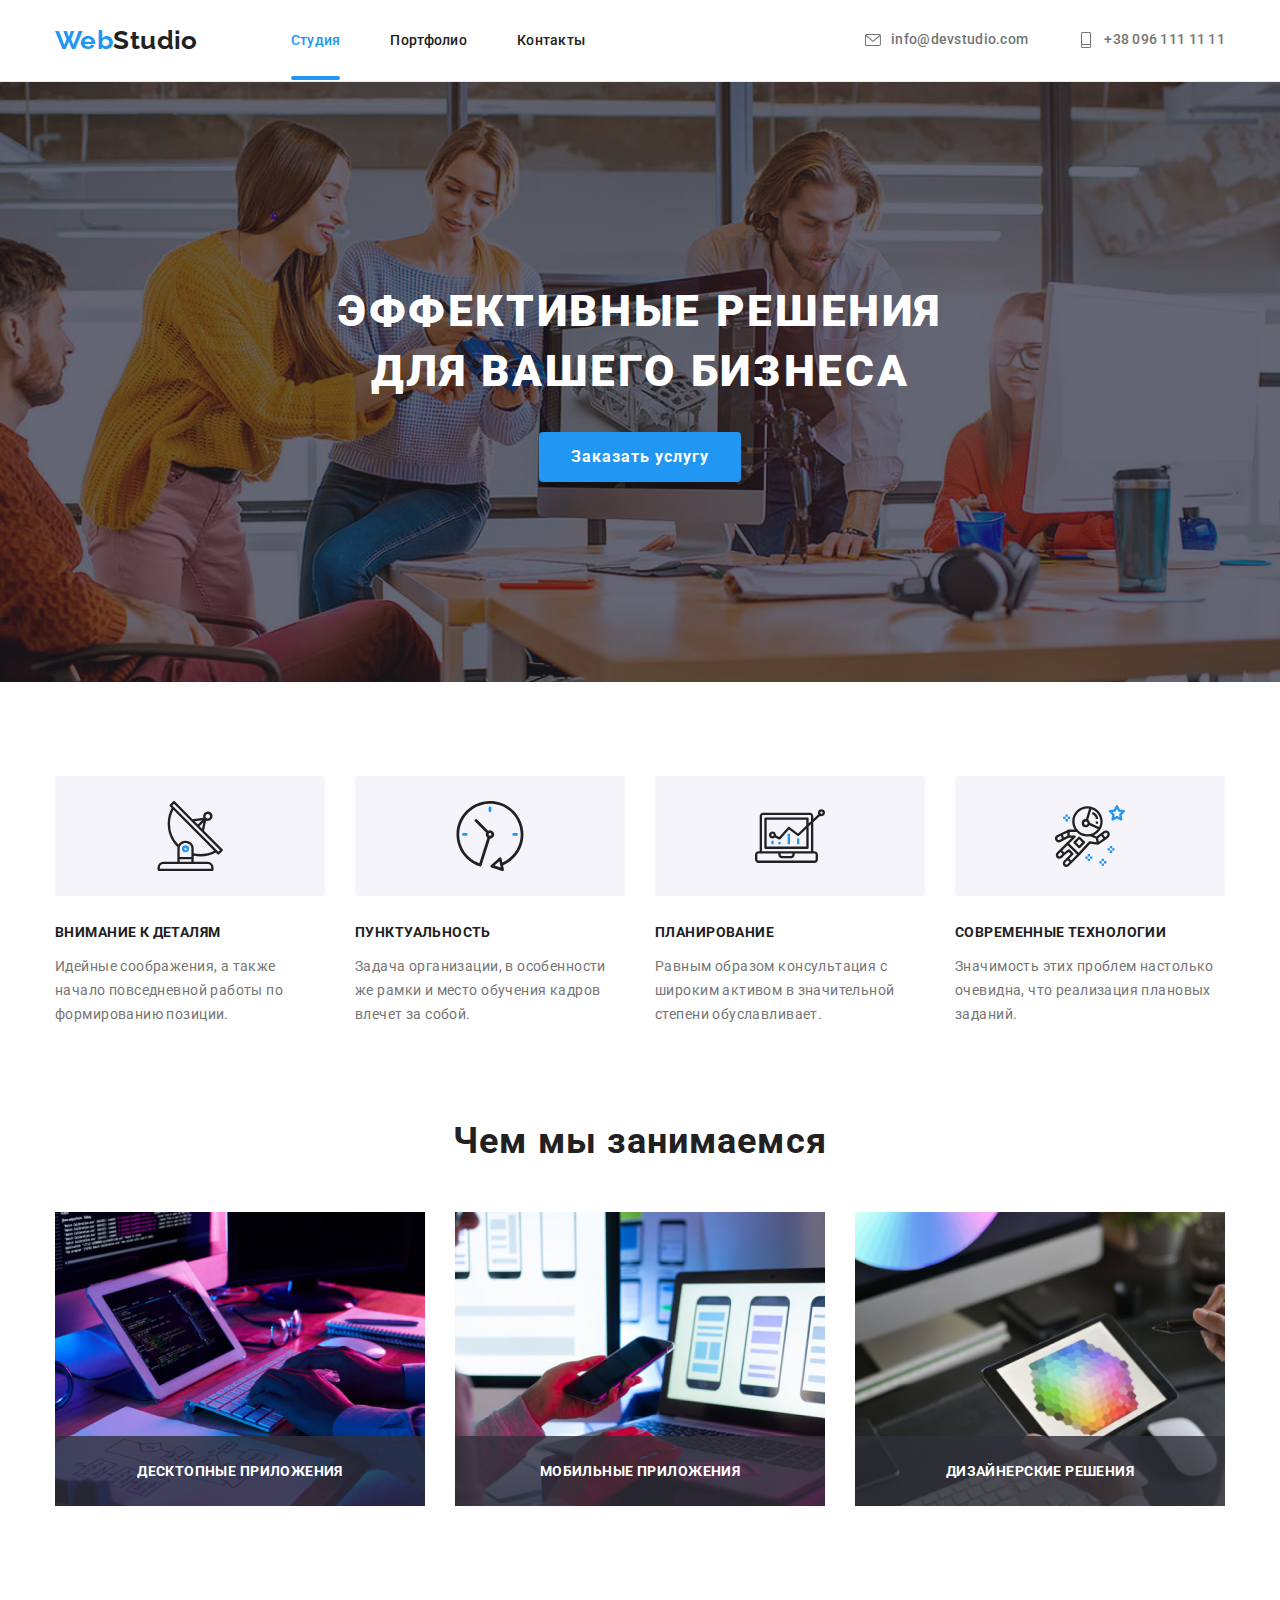
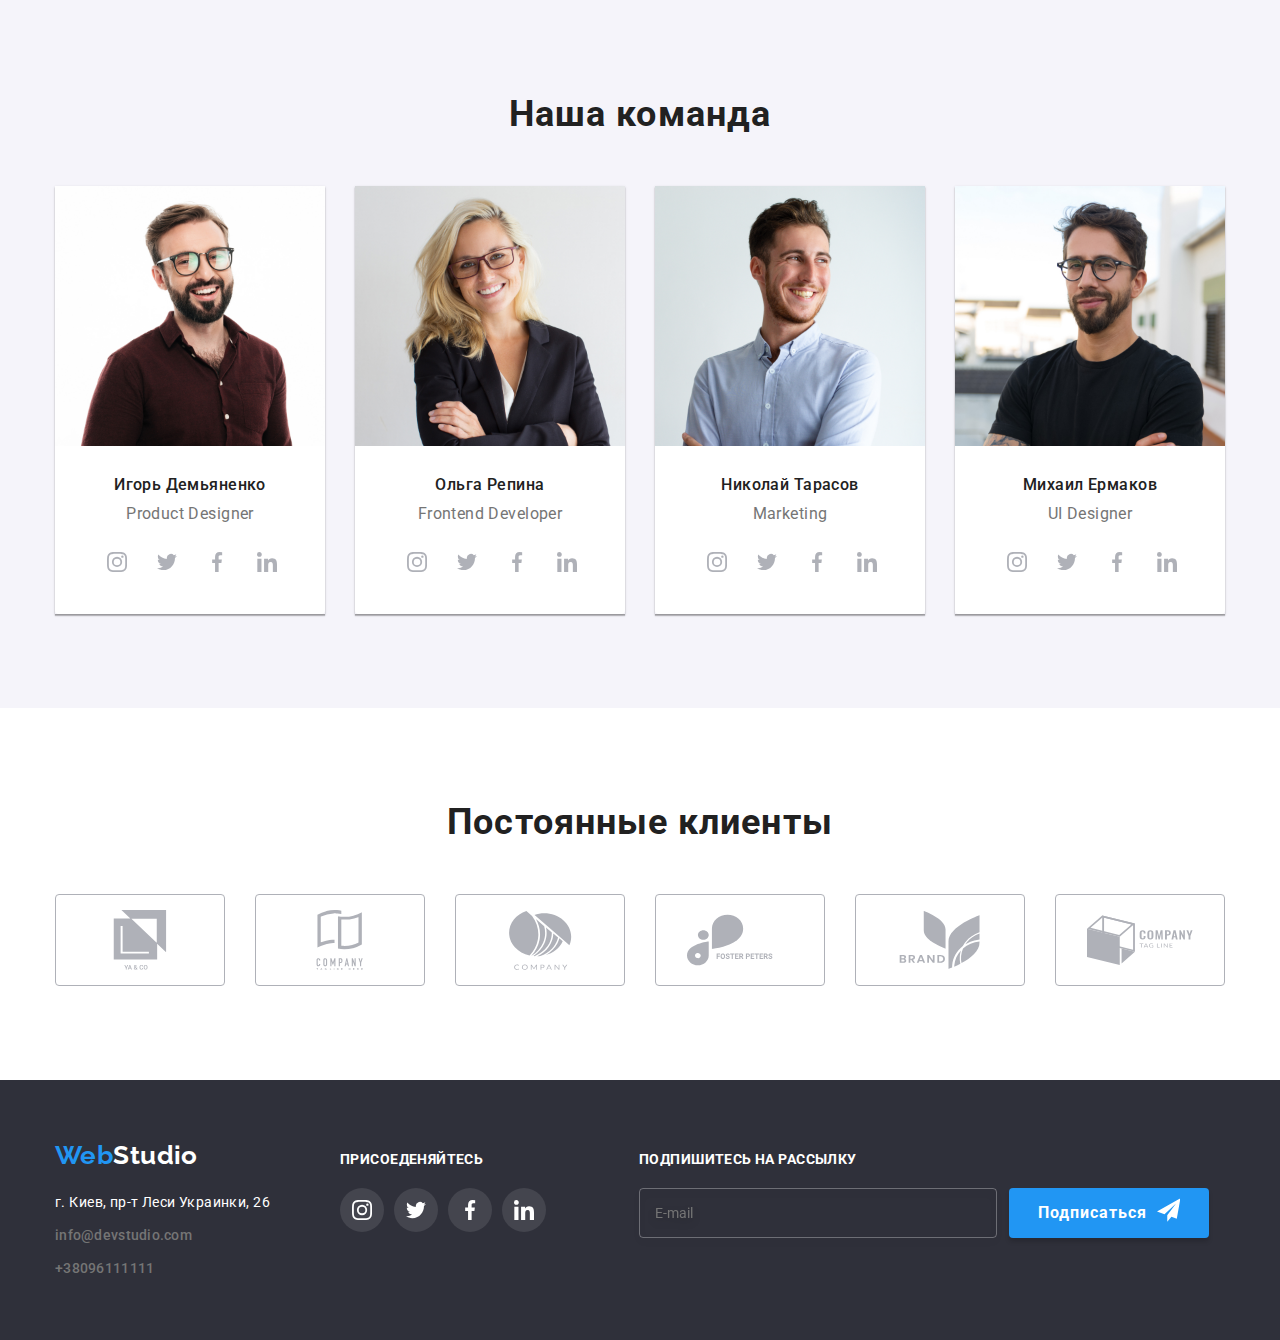
<file: index.html>
<!DOCTYPE html>
<html lang="ru">

<head>
    <meta charset="UTF-8">
    <meta http-equiv="X-UA-Compatible" content="IE=edge">
    <meta name="viewport" content="width=device-width, initial-scale=1.0">
    <link rel="preconnect" href="https://fonts.googleapis.com">
    <link rel="preconnect" href="https://fonts.gstatic.com" crossorigin>
    <link
        href="https://fonts.googleapis.com/css2?family=Raleway:wght@700&family=Roboto:wght@400;500;700;900&display=swap"
        rel="stylesheet">
    <link rel="stylesheet"
        href="https://cdnjs.cloudflare.com/ajax/libs/modern-normalize/1.1.0/modern-normalize.min.css">
    <link rel="stylesheet" href="./css/styles.css">
    <link rel="stylesheet" href="./css/main.css">
    
    
    <title>WebStudio</title>
</head>

<body>
    <!--header  -->
    <header class="header">
        <div class="container main-nav">
            <nav class="navigation">
                <a href="./index.html" class="logo"> <span class="web">Web</span><span class="studio">Studio</span> </a>
                <ul class="list navigation__list">
                    <li class="navigation__item"> 
                        <a href="./index.html" class="navigation__link current">Студия</a> </li>
                    <li class="navigation__item"> 
                        <a href="./portfolio.html" class="navigation__link">Портфолио</a> </li>
                    <li class="navigation__item"> 
                        <a href="#" class="navigation__link">Контакты </a> </li>
                </ul>
            </nav>

            <div class="contact__list">

                <a class="contact__link" href="mailto:info@devstudio.com">
                    <svg class="contact__envelope">
                        <use href="./images/sprite-svg.svg#icon-envelope"></use>
                    </svg>info@devstudio.com
                </a>

                <a class="contact__link" href="tel:+380961111111">
                    <svg class="contact__mobile">
                        <use href="./images/sprite-svg.svg#icon-mobile"></use>
                    </svg>+38 096 111 11 11
                </a>
            </div>
        </div>
    </header>

    <!-- main -->
    <main>
        <!-- Hero -->
        <section class="hero section">
            <div class="container">
                <h1 class="hero__title">Эффективные решения для вашего бизнеса</h1>
                <button type="button"  class="hero__button" data-modal-open >Заказать услугу</button>
            </div>
        </section>

        <section class="advantages section">
            <!-- заголовок h2 скрыть -->
            <div class="container">
                <h2 class="visually-hidden">Наши преимущества</h2>
                <ul class="list advantages">
                    <li class="advantages__item">
                        <div class="advantages__thumb">
                            <svg class="advantages__icon">
                                <use href="./images/sprite-svg.svg#icon-satelite"></use>
                            </svg>
                        </div>
                        <h3 class="advantages__title">Внимание к деталям</h3>
                        <p class="advantages__description">Идейные соображения, а также начало повседневной работы по
                            формированию
                            позиции.</p>
                    </li>
                    <li class="advantages__item">
                        <div class="advantages__thumb">
                            <svg class="advantages__icon">
                                <use href="./images/sprite-svg.svg#icon-clock"></use>
                            </svg>
                        </div>
                        <h3 class="advantages__title">Пунктуальность</h3>
                        <p class="advantages__description">
                            Задача организации, в особенности же рамки и место обучения кадров влечет за собой.
                        </p>
                    </li>
                    <li class="advantages__item">
                        <div class="advantages__thumb">
                            <svg class="advantages__icon">
                                <use href="./images/sprite-svg.svg#icon-pc"></use>
                            </svg>
                        </div>
                        <h3 class="advantages__title">Планирование</h3>
                        <p class="advantages__description">
                            Равным образом консультация с широким активом в значительной степени обуславливает.
                        </p>
                    </li>
                    <li class="advantages__item">
                        <div class="advantages__thumb">
                            <svg class="advantages__icon">
                                <use href="./images/sprite-svg.svg#icon-spaceman"></use>
                            </svg>
                        </div>
                        <h3 class="advantages__title">Современные технологии</h3>
                        <p class="advantages__description">Значимость этих проблем настолько очевидна, что реализация
                            плановых заданий.
                        </p>
                    </li>
                </ul>
            </div>
        </section>
        <!-- Activities -->
        <section class="activities section">
            <div class="container">
                <h2 class="activities__title">Чем мы занимаемся</h2>
                <ul class="list activities__list">
                    <li class="activities__item">
                        <div class="activities__item-wrap">
                            <img src="./images/box-1.jpg" alt="coding" width="370" height="294" />
                            <p class="activities__text">десктопные приложения</p>
                        </div>
                        
                    </li>
                    <li class="activities__item">
                        <div class="activities__item-wrap">
                            <img src="./images/box-2.jpg" alt="mobile-app" width="370" height="294" />
                            <p class="activities__text">мобильные приложения</p>
                        </div>
                        
                    </li>
                    <li class="activities__item">
                        <div class="activities__item-wrap">
                            <img src="./images/box-3.jpg" alt="tablet" width="370" height="294" />
                            <p class="activities__text">дизайнерские решения</p>
                        </div>
                        
                    </li>
                </ul>
            </div>
        </section>
        <!-- Our Team -->

        <section class="team section">
            <div class="container">
                <h2 class="team__title">Наша команда</h2>
                <ul class="list team__list">
                    <li class="team__item">
                        <img src="./images/teamcard-1.jpg" alt="man-in-glasses" width="370" />
                        <div class="team__card">
                            <h3 class="team__name">Игорь Демьяненко</h3>
                            <p class="team__position">Product Designer</p>
                            <ul class="social-list">
                                <li class="social-list__item">
                                    <a class="social-list__link" href="#">
                                        <svg class="social-list__icon">
                                            <use href="./images/sprite-svg.svg#icon-instagram"></use>
                                        </svg>
                                    </a>
                                </li>
                                <li class="social-list__item">
                                    <a class="social-list__link" href="#">
                                        <svg class="social-list__icon">
                                            <use href="./images/sprite-svg.svg#icon-twitter"></use>
                                        </svg>
                                    </a>
                                </li>
                                <li class="social-list__item">
                                    <a class="social-list__link" href="#">
                                        <svg class="social-list__icon">
                                            <use href="./images/sprite-svg.svg#icon-facebook"></use>
                                        </svg>
                                    </a>
                                </li>
                                <li class="social-list__item">
                                    <a class="social-list__link" href="#">
                                        <svg class="social-list__icon">
                                            <use href="./images/sprite-svg.svg#icon-linkedin"></use>
                                        </svg>
                                    </a>
                                </li>
                            </ul>
                        </div>

                    </li>
                    <li class="team__item">
                        <img src="./images/teamcard-2.jpg" alt="blonde-girl" width="370" />
                        <div class="team__card">
                            <h3 class="team__name"> Ольга Репина</h3>
                            <p class="team__position">Frontend Developer </p>
                            <ul class="social-list">
                                <li class="social-list__item">
                                    <a class="social-list__link" href="#">
                                        <svg class="social-list__icon">
                                            <use href="./images/sprite-svg.svg#icon-instagram"></use>
                                        </svg>
                                    </a>
                                </li>
                                <li class="social-list__item">
                                    <a class="social-list__link" href="#">
                                        <svg class="social-list__icon">
                                            <use href="./images/sprite-svg.svg#icon-twitter"></use>
                                        </svg>
                                    </a>
                                </li>
                                <li class="social-list__item">
                                    <a class="social-list__link" href="#">
                                        <svg class="social-list__icon">
                                            <use href="./images/sprite-svg.svg#icon-facebook"></use>
                                        </svg>
                                    </a>
                                </li>
                                <li class="social-list__item">
                                    <a class="social-list__link" href="#">
                                        <svg class="social-list__icon">
                                            <use href="./images/sprite-svg.svg#icon-linkedin"></use>
                                        </svg>
                                    </a>
                                </li>
                            </ul>
                        </div>

                    </li>
                    <li class="team__item">
                        <img src="./images/teamcard-3.jpg" alt="smiling-man" width="370" />
                        <div class="team__card">
                            <h3 class="team__name">Николай Тарасов</h3>
                            <p class="team__position"> Marketing</p>
                            <ul class="social-list">
                                <li class="social-list__item">
                                    <a class="social-list__link" href="#">
                                        <svg class="social-list__icon">
                                            <use href="./images/sprite-svg.svg#icon-instagram"></use>
                                        </svg>
                                    </a>
                                </li>
                                <li class="social-list__item">
                                    <a class="social-list__link" href="#">
                                        <svg class="social-list__icon">
                                            <use href="./images/sprite-svg.svg#icon-twitter"></use>
                                        </svg>
                                    </a>
                                </li>
                                <li class="social-list__item">
                                    <a class="social-list__link" href="#">
                                        <svg class="social-list__icon">
                                            <use href="./images/sprite-svg.svg#icon-facebook"></use>
                                        </svg>
                                    </a>
                                </li>
                                <li class="social-list__item">
                                    <a class="social-list__link" href="#">
                                        <svg class="social-list__icon">
                                            <use href="./images/sprite-svg.svg#icon-linkedin"></use>
                                        </svg>
                                    </a>
                                </li>
                            </ul>
                        </div>

                    </li>
                    <li class="team__item">
                        <img src="./images/teamcard-4.jpg" alt="smiling-man" width="370" />
                        <div class="team__card">
                            <h3 class="team__name">Михаил Ермаков</h3>
                            <p class="team__position"> UI Designer</p>
                            <ul class="social-list">
                                <li class="social-list__item">
                                    <a class="social-list__link" href="#">
                                        <svg class="social-list__icon">
                                            <use href="./images/sprite-svg.svg#icon-instagram"></use>
                                        </svg>
                                    </a>
                                </li>
                                <li class="social-list__item">
                                    <a class="social-list__link" href="#">
                                        <svg class="social-list__icon">
                                            <use href="./images/sprite-svg.svg#icon-twitter"></use>
                                        </svg>
                                    </a>
                                </li>
                                <li class="social-list__item">
                                    <a class="social-list__link" href="#">
                                        <svg class="social-list__icon">
                                            <use href="./images/sprite-svg.svg#icon-facebook"></use>
                                        </svg>
                                    </a>
                                </li>
                                <li class="social-list__item">
                                    <a class="social-list__link" href="#">
                                        <svg class="social-list__icon">
                                            <use href="./images/sprite-svg.svg#icon-linkedin"></use>
                                        </svg>
                                    </a>
                                </li>
                            </ul>
                        </div>

                    </li>
                </ul>
            </div>
        </section>

        <section class="clients section">
            <div class="container">
                <h2 class="clients-title">Постоянные клиенты</h2>
                <ul class="clients__list">
                    <li class="clients__item">
                        <a class="clients__link" href="#">
                           <svg class="clients__icon">
                                <use href="./images/sprite-svg.svg#icon-client-1"></use>
                            </svg>
                        </a>
                    </li>
                    <li class="clients__item">
                        <a class="clients__link" href="#"><svg class="clients__icon">
                                <use href="./images/sprite-svg.svg#icon-client-2"></use>
                            </svg>

                        </a>
                    </li>
                    <li class="clients__item">
                        <a class="clients__link" href="#"><svg class="clients__icon">
                                <use href="./images/sprite-svg.svg#icon-client-3"></use>
                            </svg>

                        </a>
                    </li>
                    <li class="clients__item">
                        <a class="clients__link" href="#"><svg class="clients__icon">
                                <use href="./images/sprite-svg.svg#icon-client-4"></use>
                            </svg>

                        </a>
                    </li>
                    <li class="clients__item">
                        <a class="clients__link" href="#"><svg class="clients__icon">
                                <use href="./images/sprite-svg.svg#icon-client-5"></use>
                            </svg>

                        </a>
                    </li>
                    <li class="clients__item">
                        <a class="clients__link" href="#"><svg class="clients__icon">
                                <use href="./images/sprite-svg.svg#icon-client-6"></use>
                            </svg>

                        </a>
                    </li>
                </ul>
            </div>
        </section>

    </main>
    <!-- footer  -->
    <footer class="footer-main">
        <div class="container footer">
            
                <div class="footer-left">                
                    <a href="./index.html" class="logo-link"> <span class="web">Web</span><span class="studio-bottom">Studio</span> </a>
                
                    <address>
                        <ul class="list">
                            <li class="address-item"><a href="https://goo.gl/maps/nnkkmyrKH8PEDYPt6" target="_blank"
                                    rel="nofollow noopener" class="contact-link route">г. Киев, пр-т Леси Украинки, 26</a>
                            </li>
                            <li class="address-item"><a href="mailto:info@devstudio.com" class="contact-link-bottom">info@devstudio.com</a>
                            </li>
                            <li class="address-item"><a href="tel:+380961111111" class="contact-link-bottom">+38096111111</a></li>
                        </ul>
                    </address>
                </div>
                <div class="footer-center">
                    <p class="invite-title">присоеденяйтесь </p>
                    <ul class="social__list-footer">
                        <li class="social__item">
                            <a  class="social__link" href="#"> 
                            <svg class="social__icon">
                                <use href="./images/sprite-svg.svg#icon-instagram-footer"></use>
                            </svg> </a>
                        </li>
                        <li class="social__item">
                            <a  class="social__link" href="#"> 
                            <svg class="social__icon">
                                <use href="./images/sprite-svg.svg#icon-twitter-footer"></use>
                            </svg> </a>
                        </li>
                        <li class="social__item">
                            <a  class="social__link" href="#"> 
                            <svg class="social__icon">
                                <use href="./images/sprite-svg.svg#icon-facebook-footer"></use>
                            </svg> </a>
                        </li>
                        <li class="social__item">
                            <a  class="social__link" href="#"> 
                            <svg class="social__icon">
                                <use href="./images/sprite-svg.svg#icon-linkedin-footer"></use>
                            </svg> </a>
                        </li>
                    </ul>
                        
                </div>
                <div class="footer-right">
                    <p class="subscribe-title">подпишитесь на рассылку</p>
                    <form class="subscribe-form" >
                        <input  type="email" name="email" class="subscribe-input" placeholder="E-mail" required>
                        <button type="submit" class="subscribe-button">Подписаться 
                            <svg class="subscribe-icon">
                            <use href="./images/symbol-defs.svg#icon-icon-send"></use>
                            </svg>
                        </button>
                    </form>
                    
                </div>
                
                
                
            
            

        </div>

    </footer>

    <div class="backdrop is-hidden" data-modal>
        <div class="modal">
            <button type="button" class="modal-close" data-modal-close >
                <svg class="modal-close-icon" width="12px" height="12px">
                    <use href="./images/sprite-svg.svg#icon-close">
                </svg>
            </button>
            <p class="modal-title">Оставьте свои данные, мы вам перезвоним, а может и нет</p>
            <form autocomplete="off">
                <div class="modal-field">
                    <label for="name" class="modal-label">Имя</label>
                    <div class="modal-input-wrap">
                        <input class="modal-input" type="text" name="name" id="name" required>
                        <svg class="modal-icon" height="14px" width="14px">
                            <use href="./images/symbol-defs.svg#icon-person"></use>
                        </svg>
                    </div>
                </div>
                <div class="modal-field">
                    <label for="tel" class="modal-label">Телефон</label>
                    <div class="modal-input-wrap">
                        <input class="modal-input" type="tel" name="tel" id="tel" required>
                        <svg class="modal-icon" height="18px" width="18px">
                            <use href="./images/symbol-defs.svg#icon-phone-black"></use>
                        </svg>
                    </div>
                    
                </div>
                <div class="modal-field">
                    <label for="email" class="modal-label">Почта</label>
                    <div class="modal-input-wrap">
                        <input class="modal-input" type="email" name="email" id="email" required>
                        <svg class="modal-icon" height="18px" width="18px">
                            <use href="./images/symbol-defs.svg#icon-email-black" ></use>
                        </svg>
                    </div>
                </div>

                <div class="modal-textarea">
                    <label for="comment" class="modal-label">Комментарий</label>
                    <textarea class="modal-textarea-input modal-input" name="comment" id="comment"  rows="10" placeholder="Введите текст"></textarea>
                </div>
                <div class="modal-checkbox">
                    <input 
                    type="checkbox" 
                    name="policy" 
                    id="policy"
                    class="modal-check visually-hidden">
                    <label for="policy" class="modal-label-check"> 
                        <span class="modal-label-item">
                            <svg class="modal-check-icon" width="11" height="8">
                                <use href="./images/symbol-defs.svg#icon-icon-check"></use>
                            </svg>

                        </span> Соглашаюсь с рассылкой и принимаю
                        <span><a class="policy-link" href="#">Условия договора</a> </span></label>
                </div>
                

                <button type="submit" class="modal-button">Отправить</button>
            </form>
        </div>
        
    </div>

    <script src="./js/modal.js"></script>
</body>

</html>
</file>
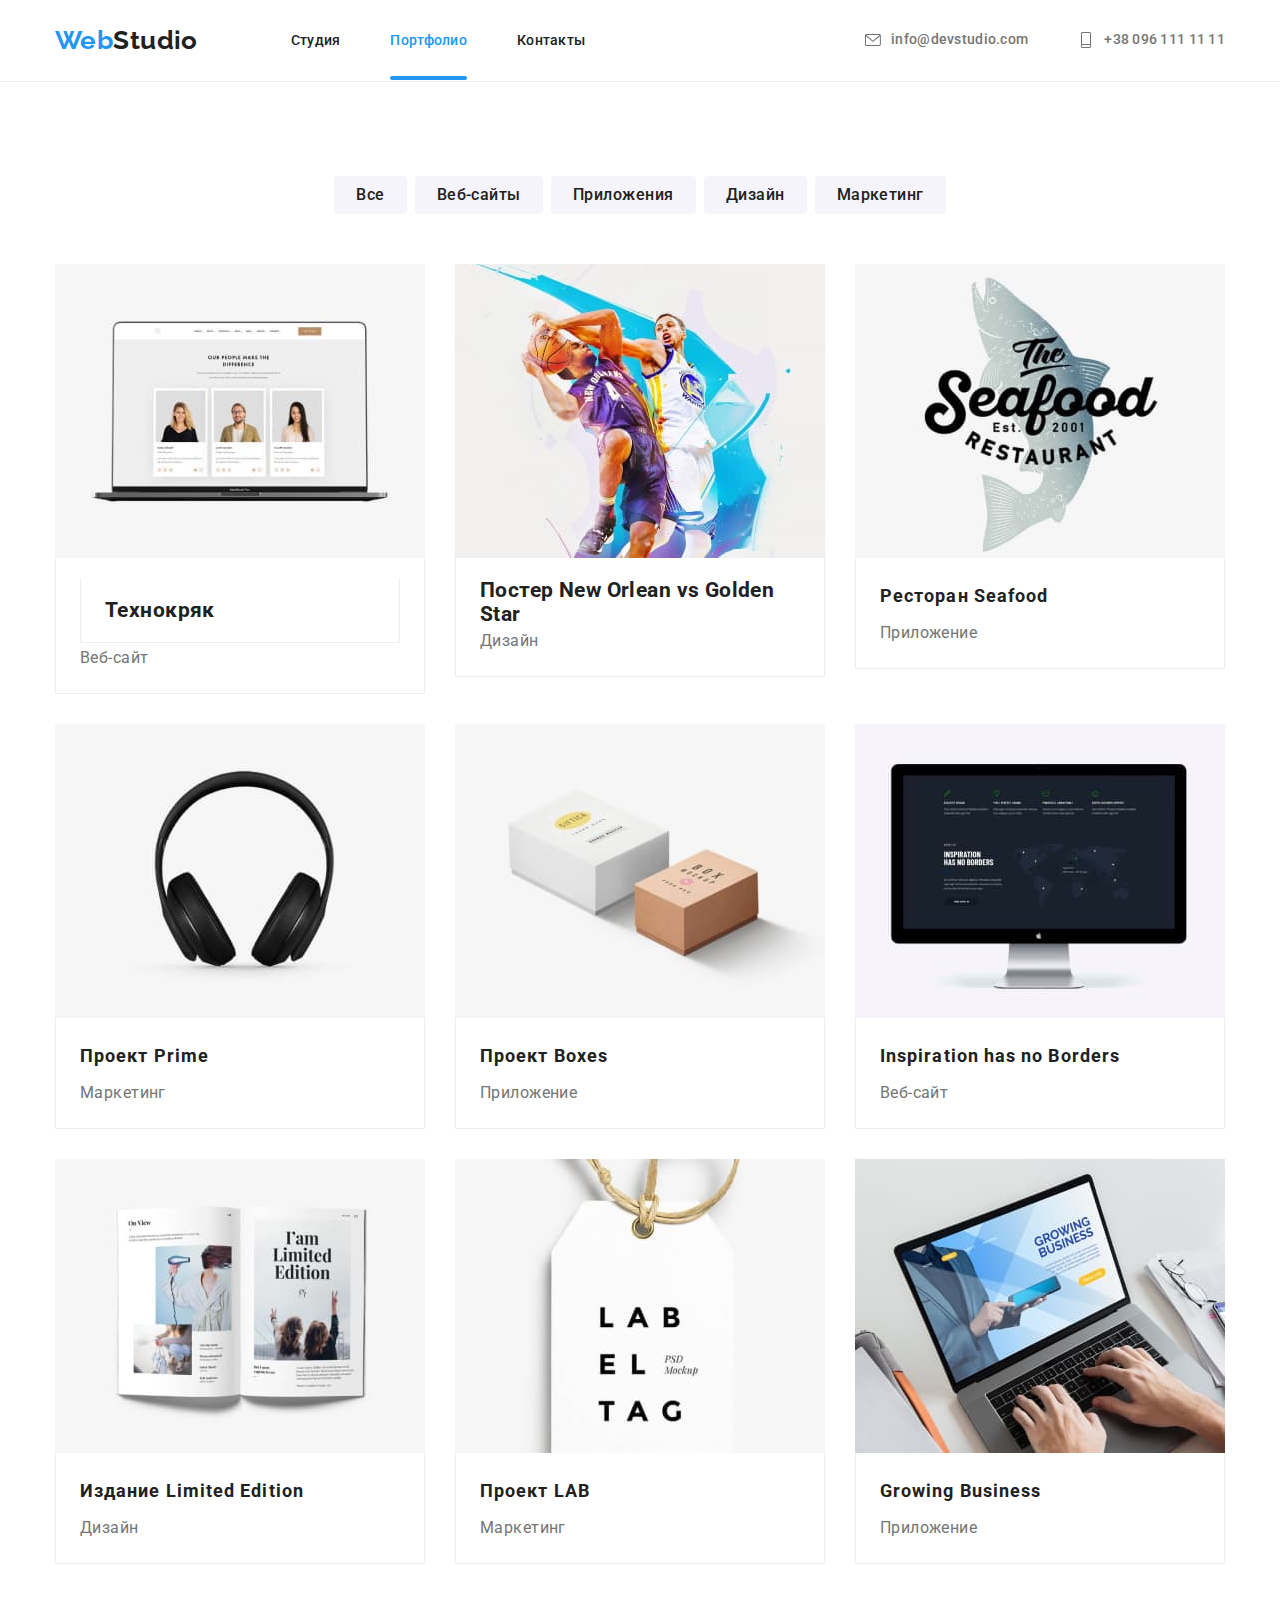
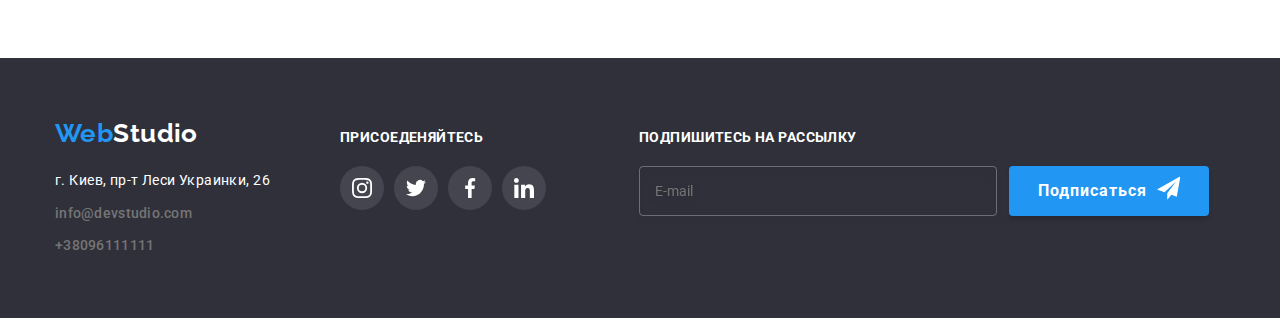
<file: portfolio.html>
<!DOCTYPE html>
<html lang="ru">
  <head>
    <meta charset="UTF-8" />
    <meta http-equiv="X-UA-Compatible" content="IE=edge" />
    <meta name="viewport" content="width=device-width, initial-scale=1.0" />
    <link rel="preconnect" href="https://fonts.googleapis.com" />
    <link rel="preconnect" href="https://fonts.gstatic.com" crossorigin />
    <link
      href="https://fonts.googleapis.com/css2?family=Raleway:wght@700&family=Roboto:wght@400;500;700;900&display=swap"
      rel="stylesheet"
    />
    <link
      rel="stylesheet"
      href="https://cdnjs.cloudflare.com/ajax/libs/modern-normalize/1.1.0/modern-normalize.min.css"
    />
    <link rel="stylesheet" href="./css/styles.css" />
    <link rel="stylesheet" href="./css/main.css" />
    <title>Portfolio</title>
  </head>

  <body>
    <!--header  -->
    <header class="header">
      <div class="container main-nav">
        <nav class="navigation">
          <a href="./index.html" class="logo">
            <span class="web">Web</span><span class="studio">Studio</span>
          </a>
          <ul class="list navigation__list">
            <li class="navigation__item"><a href="./index.html" class="navigation__link">Студия</a></li>
            <li class="navigation__item">
              <a href="./portfolio.html" class="navigation__link current">Портфолио</a>
            </li>
            <li class="navigation__item"><a href="#" class="navigation__link">Контакты</a></li>
          </ul>
        </nav>
        <div class="contact__list">
          <a class="contact__link" href="mailto:info@devstudio.com">
            <svg class="contact__envelope">
              <use href="./images/sprite-svg.svg#icon-envelope"></use></svg>info@devstudio.com
          </a>

          <a class="contact__link" href="tel:+380961111111">
            <svg class="contact__mobile">
              <use href="./images/sprite-svg.svg#icon-mobile"></use></svg>+38 096 111 11 11
          </a>
        </div>
      </div>
    </header>

    <main>
      <section class="section">
        <div class="container">
          <h1 class="visually-hidden">Портфолио</h1>
          <!-- скрыть позже -->
          <ul class="list filter">
            <li class="filter__item"><button type="button" class="filter__button">Все</button>
            </li>
            <li class="filter__item">
              <button type="button" class="filter__button">Веб-сайты</button>
            </li>
            <li class="filter__item">
              <button type="button" class="filter__button">Приложения</button>
            </li>
            <li class="filter__item">
              <button type="button" class="filter__button">Дизайн</button>
            </li>
            <li class="filter__item">
              <button type="button" class="filter__button">Маркетинг</button>
            </li>
          </ul>

          <ul class="list grid">
            <li class="grid__item">
              <a class="grid__card-link link" href="#">
                <div class="grid__card-wrap">
                  <img
                    src="./images/portfolio/project1.jpg"
                    alt="laptop"
                    width="370"
                    height="294"
                  />
                  <p class="grid__card-text">
                    Ресурс предлагает комплексные предложения с разным уровнем функционала и
                    сервисов. Все это позволит посетителю получить исчерпывающие сведения о компании
                    или частном лице.
                  </p>
                </div>

                <div class="grid__card-subitem">
                  <h2 class="grid__card-subitem">Технокряк</h2>
                  <p class="grid__card-name">Веб-сайт</p>
                </div>
              </a>
            </li>
            <li class="grid__item">
              <a class="grid__card-link link" href="#">
                <div class="grid__card-wrap">
                  <img
                    src="./images/portfolio/project2.jpg"
                    alt="poster"
                    width="370"
                    height="294"
                  />
                  <p class="grid__card-text">
                    Lorem ipsum dolor sit amet consectetur adipisicing elit. Dolores dolorem porro
                    consequuntur nostrum minus. Incidunt.
                  </p>
                </div>

                <div class="grid__card-subitem">
                  <h2 class="grid__card-subtitle">Постер New Orlean vs Golden Star</h2>
                  <p class="grid__card-name">Дизайн</p>
                </div>
              </a>
            </li>
            <li class="grid__item">
              <a class="grid__card-link link" href="#">
                <div class="grid__card-wrap">
                  <img
                    src="./images/portfolio/project3.jpg"
                    alt="restaurant-logo"
                    width="370"
                    height="294"
                  />
                  <p class="grid__card-text">
                    Lorem ipsum dolor sit amet consectetur adipisicing elit. Dolores dolorem porro
                    consequuntur nostrum minus. Incidunt.
                  </p>
                </div>

                <div class="grid__card-subitem">
                  <h2 class="gird__card-subtitle">Ресторан Seafood</h2>
                  <p class="grid__card-name">Приложение</p>
                </div>
              </a>
            </li>
            <li class="grid__item">
              <a class="grid__card-link link" href="#">
                <div class="grid__card-wrap">
                  <img
                    src="./images/portfolio/project4.jpg"
                    alt="headphones"
                    width="370"
                    height="294"
                  />
                  <p class="grid__card-text">
                    Lorem ipsum dolor sit amet consectetur adipisicing elit. Dolores dolorem porro
                    consequuntur nostrum minus. Incidunt.
                  </p>
                </div>

                <div class="grid__card-subitem">
                  <h2 class="gird__card-subtitle">Проект Prime</h2>
                  <p class="grid__card-name">Маркетинг</p>
                </div>
              </a>
            </li>
            <li class="grid__item">
              <a class="grid__card-link link" href="#">
                <div class="grid__card-wrap">
                  <img src="./images/portfolio/project5.jpg" alt="boxes" width="370" height="294" />
                  <p class="grid__card-text">
                    Lorem ipsum dolor sit amet consectetur adipisicing elit. Dolores dolorem porro
                    consequuntur nostrum minus. Incidunt.
                  </p>
                </div>

                <div class="grid__card-subitem">
                  <h2 class="gird__card-subtitle">Проект Boxes</h2>
                  <p class="grid__card-name">Приложение</p>
                </div>
              </a>
            </li>
            <li class="grid__item">
              <a class="grid__card-link link" href="#">
                <div class="grid__card-wrap">
                  <img
                    src="./images/portfolio/project6.jpg"
                    alt="monitor"
                    width="370"
                    height="294"
                  />
                  <p class="grid__card-text">
                    Lorem ipsum dolor sit amet consectetur adipisicing elit. Dolores dolorem porro
                    consequuntur nostrum minus. Incidunt.
                  </p>
                </div>

                <div class="grid__card-subitem">
                  <h2 class="gird__card-subtitle">Inspiration has no Borders</h2>
                  <p class="grid__card-name">Веб-сайт</p>
                </div>
              </a>
            </li>
            <li class="grid__item">
              <a class="grid__card-link link" href="#">
                <div class="grid__card-wrap">
                  <img src="./images/portfolio/project7.jpg" alt="book" width="370" height="294" />
                  <p class="grid__card-text">
                    Lorem ipsum dolor sit amet consectetur adipisicing elit. Dolores dolorem porro
                    consequuntur nostrum minus. Incidunt.
                  </p>
                </div>

                <div class="grid__card-subitem">
                  <h2 class="gird__card-subtitle">Издание Limited Edition</h2>
                  <p class="grid__card-name">Дизайн</p>
                </div>
              </a>
            </li>
            <li class="grid__item">
              <a class="grid__card-link link" href="#">
                <div class="grid__card-wrap">
                  <img src="./images/portfolio/project8.jpg" alt="label" width="370" height="294" />
                  <p class="grid__card-text">
                    Lorem ipsum dolor sit amet consectetur adipisicing elit. Dolores dolorem porro
                    consequuntur nostrum minus. Incidunt.
                  </p>
                </div>

                <div class="grid__card-subitem">
                  <h2 class="gird__card-subtitle">Проект LAB</h2>
                  <p class="grid__card-name">Маркетинг</p>
                </div>
              </a>
            </li>
            <li class="grid__item">
              <a class="grid__card-link link" href="#">
                <div class="grid__card-wrap">
                  <img
                    src="./images/portfolio/project9.jpg"
                    alt="typing"
                    width="370"
                    height="294"
                  />
                  <p class="grid__card-text">
                    Lorem ipsum dolor sit amet consectetur adipisicing elit. Dolores dolorem porro
                    consequuntur nostrum minus. Incidunt.
                  </p>
                </div>

                <div class="grid__card-subitem">
                  <h2 class="gird__card-subtitle">Growing Business</h2>
                  <p class="grid__card-name">Приложение</p>
                </div>
              </a>
            </li>
          </ul>
        </div>
      </section>
    </main>

    <!-- footer  -->
    <footer class="footer-main">
      <div class="container footer">
    
        <div class="footer-left">
          <a href="./index.html" class="logo-link"> <span class="web">Web</span><span class="studio-bottom">Studio</span>
          </a>
    
          <address>
            <ul class="list">
              <li class="address-item"><a href="https://goo.gl/maps/nnkkmyrKH8PEDYPt6" target="_blank"
                  rel="nofollow noopener" class="contact-link route">г. Киев, пр-т Леси Украинки, 26</a>
              </li>
              <li class="address-item"><a href="mailto:info@devstudio.com"
                  class="contact-link-bottom">info@devstudio.com</a>
              </li>
              <li class="address-item"><a href="tel:+380961111111" class="contact-link-bottom">+38096111111</a></li>
            </ul>
          </address>
        </div>
        <div class="footer-center">
          <p class="invite-title">присоеденяйтесь </p>
          <ul class="social__list-footer">
            <li class="social__item">
              <a class="social__link" href="#">
                <svg class="social__icon">
                  <use href="./images/sprite-svg.svg#icon-instagram-footer"></use>
                </svg> </a>
            </li>
            <li class="social__item">
              <a class="social__link" href="#">
                <svg class="social__icon">
                  <use href="./images/sprite-svg.svg#icon-twitter-footer"></use>
                </svg> </a>
            </li>
            <li class="social__item">
              <a class="social__link" href="#">
                <svg class="social__icon">
                  <use href="./images/sprite-svg.svg#icon-facebook-footer"></use>
                </svg> </a>
            </li>
            <li class="social__item">
              <a class="social__link" href="#">
                <svg class="social__icon">
                  <use href="./images/sprite-svg.svg#icon-linkedin-footer"></use>
                </svg> </a>
            </li>
          </ul>
    
        </div>
        <div class="footer-right">
          <p class="subscribe-title">подпишитесь на рассылку</p>
          <form class="subscribe-form">
            <input type="email" name="email" class="subscribe-input" placeholder="E-mail" required>
            <button type="submit" class="subscribe-button">Подписаться
              <svg class="subscribe-icon">
                <use href="./images/symbol-defs.svg#icon-icon-send"></use>
              </svg>
            </button>
          </form>
    
        </div>
    
    
    
    
    
    
      </div>
    
    </footer>
  </body>
</html>
</file>
<file: css/styles.css>
/* 
.title {
    margin-bottom: 50px;
    font-weight: 700;
    font-size: 36px;
    line-height: 1.16;
    letter-spacing: 0.03em;
    text-align: center;
}
 */
</file>
<file: css/main.css>
:root {
  --primary-head-text: #212121;
  --primary-bcg: #ffffff;
  --secondary-text: #757575;
  --accent-color: #2196F3;
  --dark-bcg: #2F303A;
  --hover-color: #188CE8;
  --secondary-bcg: #E5E5E5;
  --team-bcg: #F5F4FA;
  --primary-font: "Roboto", sans-serif;
  --logo-font: "Raleway", sans-serif;
  --inner-border-color: ##EEEEEE;
  --header-border-color: ##ECECEC;
  --clients-color: #AFB1B8;
}

p,
h1,
h2,
h3,
h4,
h5,
h6 {
  margin: 0;
}

ul {
  margin: 0;
  padding: 0;
}

img {
  display: block;
  max-width: 100%;
  height: auto;
}

button {
  cursor: pointer;
  /* font-family: inherit; */
}

address {
  font-style: normal;
}

/* body */
body {
  font-family: var(--primary-font);
  color: var(--primary-head-text);
  background-color: var(--primary-bcg);
  font-size: 14px;
  letter-spacing: 0.03em;
}

ul {
  list-style: none;
}

a {
  text-decoration: none;
  /* display: block; */
}

button {
  display: block;
  margin: 0 auto;
  padding: 10px 32px;
  cursor: pointer;
  border: none;
  border-radius: 4px;
}

.list {
  font-style: normal;
  margin: 0px;
  padding: 0px;
}

.backdrop {
  width: 100vw;
  height: 100vh;
  position: fixed;
  top: 0;
  left: 0;
  background: rgba(0, 0, 0, 0.2);
  transition: opacity 1000ms, visibility 1000ms;
}

.backdrop.is-hidden .modal {
  transform: scale(1.5) translateX(100%);
  transition: transform 1000ms;
}

.modal {
  padding: 40px;
  width: 528px;
  min-height: 581px;
  background-color: #FFFFFF;
  box-shadow: 0px 1px 3px rgba(0, 0, 0, 0.12), 0px 1px 1px rgba(0, 0, 0, 0.14), 0px 2px 1px rgba(0, 0, 0, 0.2);
  border-radius: 4px;
  position: absolute;
  top: 50%;
  left: 50%;
  transform: scale(1) translateX(100%);
  transform: translate(-50%, -50%);
  transition: transform 1000ms;
}

.modal-close {
  width: 30px;
  height: 30px;
  background: transparent;
  border: 1px solid rgba(0, 0, 0, 0.1);
  border-radius: 50%;
  position: fixed;
  top: 10px;
  right: 10px;
  padding: 0;
  display: flex;
  align-items: center;
  justify-content: center;
  transition-property: fill;
  transition-duration: 250ms;
  transition-timing-function: cubic-bezier(0.4, 0, 0.2, 1);
}

.is-hidden {
  visibility: hidden;
  opacity: 0;
  pointer-events: none;
}

.modal-close:hover, .modal-close:focus {
  fill: var(--hover-color);
}

.modal-title {
  font-weight: 700;
  font-size: 20px;
  line-height: 23px;
  text-align: center;
  letter-spacing: 0.03em;
  color: var(--primary-head-text);
  margin-bottom: 12px;
}

.modal-field {
  display: flex;
  flex-direction: column;
  margin-bottom: 10px;
  position: relative;
  text-align: start;
  transition: border-color 250ms cubic-bezier 0.4, 0, 0.2, 1;
}

.modal-field input {
  border: 1px solid rgba(33, 33, 33, 0.2);
  border-radius: 4px;
  height: 40px;
  outline-color: var(--accent-color);
  width: 100%;
  padding-left: 42px;
}

.modal-input:focus {
  border-color: var(--accent-color);
}

.modal-label {
  font-weight: 400;
  font-size: 12px;
  line-height: 1.16;
  letter-spacing: 0.01em;
  color: var(--secondary-text);
  margin-bottom: 4px;
}

.modal-input {
  transition-property: border-color;
  transition-duration: 250ms;
  transition-timing-function: cubic-bezier(0.4, 0, 0.2, 1);
  cursor: pointer;
  outline: none;
}

.modal-textarea {
  display: flex;
  flex-direction: column;
  margin-bottom: 20px;
}

.modal-checkbox {
  display: flex;
  justify-content: center;
  margin-bottom: 30px;
}

.modal-textarea-input {
  resize: none;
  width: 100%;
  height: 120px;
  resize: none;
  padding: 12px 16px;
  border: 1px solid rgba(33, 33, 33, 0.2);
  border-radius: 4px;
  outline-color: var(--accent-color);
}

.modal-textarea-input::placeholder {
  font-size: 12px;
  line-height: 1.16;
  letter-spacing: 0.01em;
  color: rgba(117, 117, 117, 0.5);
}

.policy-link {
  text-decoration: underline;
  color: var(--accent-color);
}

.modal-button {
  background-color: var(--accent-color);
  color: #FFFFFF;
  font-weight: 700;
  font-size: 16px;
  line-height: 1.87;
  letter-spacing: 0.06em;
  display: block;
  box-shadow: 0px 4px 4px rgba(0, 0, 0, 0.15);
  border-radius: 4px;
  margin: 0 auto;
  padding: 10px 55px;
}

.modal-input-wrap {
  position: relative;
}

.modal-icon {
  position: absolute;
  fill: currentColor;
  left: 15px;
  top: 50%;
  transform: translateY(-50%);
  transition-property: fill;
  transition-duration: 250ms;
  transition-timing-function: cubic-bezier(0.4, 0, 0.2, 1);
}

.modal-field:focus-within .modal-icon,
.modal-field:hover .modal-icon {
  fill: var(--hover-color);
}

.modal-field:focus-within .modal-input,
.modal-field:hover .modal-input {
  border: 1px solid var(--hover-color);
}

.modal-input:focus + .modal-icon {
  fill: var(--accent-color);
}

.modal-label-check {
  display: flex;
  align-items: center;
  color: var(--secondary-text);
  letter-spacing: 0.03em;
}

.modal-label-item {
  width: 16px;
  height: 15px;
  border: 2px solid #000000;
  border-radius: 2px;
  display: flex;
  align-items: center;
  justify-content: center;
  margin-right: 8px;
  margin-left: auto;
}

.modal-check:checked + .modal-label-check .modal-label-item {
  background-color: var(--accent-color);
  border: none;
}

.modal-check-icon {
  fill: currentColor;
}

.visually-hidden {
  position: absolute;
  width: 1px;
  height: 1px;
  margin: -1px;
  border: 0;
  padding: 0;
  white-space: nowrap;
  clip-path: inset(100%);
  clip: rect(0 0 0 0);
  overflow: hidden;
}

.container {
  width: 1200px;
  padding-left: 15px;
  padding-right: 15px;
  margin: 0 auto;
}

.section {
  padding: 94px 0;
}

.header {
  border-bottom: 1px solid #ececec;
}

.container.main-nav {
  display: flex;
  align-items: center;
}

/* logo */
.logo {
  color: var(--accent-color);
  font-weight: 700;
  font-size: 26px;
  line-height: 1.19;
  font-family: var(--logo-font);
}

.logo-link {
  margin-bottom: 20px;
  display: block;
}

.web {
  color: var(--accent-color);
  font-weight: 700;
  font-size: 26px;
  line-height: 1.19;
  font-family: var(--logo-font);
}

.studio-bottom {
  color: #ffffff;
  font-weight: 700;
  font-size: 26px;
  line-height: 1.19;
  font-family: var(--logo-font);
}

.studio {
  color: var(--primary-head-text);
}

/* site nav */
.navigation {
  display: flex;
  align-items: center;
}

.list.navigation__list {
  display: flex;
  margin-left: 93px;
  position: relative;
}

.list .navigation__item {
  margin-right: 50px;
}

.list .navigation__item:last-child {
  margin-right: 0px;
}

.list .navigation__item {
  display: block;
  padding-top: 32px;
  padding-bottom: 32px;
}

/* contact-list */
.contact__list .contact__link + .contact__link {
  margin-left: 50px;
}

.contact__list {
  display: flex;
  padding-top: 32px;
  padding-bottom: 32px;
  margin-left: auto;
}

.contact__link {
  display: flex;
  align-items: center;
  font-family: Roboto;
  font-size: 14px;
  font-weight: 500;
  line-height: 1.14;
  letter-spacing: 0.02em;
  text-align: left;
  color: var(--secondary-text);
}

.contact__envelope {
  width: 16px;
  height: 12px;
  margin-right: 10px;
  fill: currentColor;
  transition-property: color;
  transition-duration: 250ms;
  transition-timing-function: cubic-bezier(0.4, 0, 0.2, 1);
}

.contact__mobile {
  width: 16px;
  height: 16px;
  margin-right: 10px;
  fill: currentColor;
  transition-property: color;
  transition-duration: 250ms;
  transition-timing-function: cubic-bezier(0.4, 0, 0.2, 1);
}

.contact__link:hover {
  color: var(--hover-color);
}
.contact__link:focus {
  color: var(--hover-color);
}

.navigation__link:hover, .navigation__link:focus {
  color: var(--hover-color);
}

.navigation__link {
  color: var(--primary-head-text);
  font-size: 14px;
  font-weight: 500;
  line-height: 1.14;
  letter-spacing: 0.02em;
  padding-top: 32px;
  padding-bottom: 32px;
  position: relative;
  transition-property: color;
  transition-duration: 250ms;
  transition-timing-function: cubic-bezier(0.4, 0, 0.2, 1);
}

.current {
  color: var(--accent-color);
}

.navigation__link.current::before {
  content: "";
  width: 100%;
  height: 4px;
  position: absolute;
  bottom: 0;
  background: var(--accent-color);
  border-radius: 2px;
}

.link {
  color: #212121;
  text-decoration: none;
}

/* hero */
.hero__title {
  margin: 0 auto;
  margin-bottom: 30px;
  width: 696px;
  font-weight: 900;
  font-size: 44px;
  line-height: 1.36;
  letter-spacing: 0.06em;
  color: var(--primary-bcg);
  text-transform: uppercase;
}

.hero {
  background-color: var(--dark-bcg);
  text-align: center;
  padding: 200px 0;
  background-image: linear-gradient(rgba(47, 48, 58, 0.4), rgba(47, 48, 58, 0.4)), url("../images/layout.jpg");
  background-repeat: no-repeat;
  background-position: center;
  background-size: cover;
  max-width: 1600px;
  height: 600px;
  margin: 0 auto;
}

/* buttons */
.hero__button {
  box-shadow: 0px 4px 4px rgba(0, 0, 0, 0.15);
  border-radius: 4px;
  display: inline-block;
  padding: 10px 32px;
  border: 0px;
  min-width: 200px;
  font-weight: 700;
  font-size: 16px;
  line-height: 1.87;
  background-color: var(--accent-color);
  color: var(--primary-bcg);
  letter-spacing: 0.06em;
  align-items: center;
  text-align: center;
  transition-property: color;
  transition-duration: 250ms;
  transition-timing-function: cubic-bezier(0.4, 0, 0.2, 1);
}

.hero__button:hover, .hero__button:focus {
  background-color: var(--hover-color);
  color: var(--primary-bcg);
}

/* advantages */
.list.advantages {
  display: flex;
}

.advantages__item {
  width: calc((100% - 90px) / 4);
  margin-right: 30px;
}

.advantages__item:nth-child(4n) {
  margin-right: 0px;
}

.advantages__thumb {
  width: 270px;
  height: 120px;
  background-color: #F5F4FA;
  display: flex;
  align-items: center;
  justify-content: center;
  border-radius: 4px;
  margin-bottom: 25px;
}

.advantages__icon {
  width: 70px;
  height: 70px;
}

.advantages__title {
  font-weight: 700;
  font-size: 14px;
  line-height: 1.71;
  text-transform: uppercase;
  color: var(--primary-head-text);
}

.advantages__description {
  margin-top: 10px;
  font-weight: 400;
  font-size: 14px;
  line-height: 1.71;
  color: var(--secondary-text);
}

.list.activities__list {
  display: flex;
  justify-content: center;
}

.activities__title {
  margin-bottom: 50px;
  font-weight: 700;
  font-size: 36px;
  line-height: 1.16;
  letter-spacing: 0.03em;
  text-align: center;
}

.activities.section {
  padding-top: 0px;
}

.activities__item {
  width: calc((100% - 60px) / 3);
  margin-right: 30px;
}

.activities__item:nth-child(3n) {
  margin-right: 0px;
}

activities {
  padding-top: 0;
}

.activities__item-wrap {
  position: relative;
}

.activities__text {
  position: absolute;
  bottom: 0;
  left: 0;
  font-weight: 700;
  font-size: 14px;
  line-height: 1.15;
  display: flex;
  justify-content: center;
  align-items: center;
  text-transform: uppercase;
  color: #FFFFFF;
  background-color: rgba(47, 48, 58, 0.8);
  width: 100%;
  height: 70px;
}

.team__title {
  margin-bottom: 50px;
  font-weight: 700;
  font-size: 36px;
  line-height: 1.16;
  letter-spacing: 0.03em;
  text-align: center;
}

.team {
  background-color: var(--team-bcg);
  padding-bottom: 94px;
}

.team__position {
  font-weight: 400;
  font-size: 16px;
  line-height: 1.18;
  color: var(--secondary-text);
  text-align: center;
}

.team__item {
  width: calc((100% - 90px) / 4);
  margin-right: 30px;
  box-shadow: 0px 1px 3px rgba(0, 0, 0, 0.12), 0px 1px 1px rgba(0, 0, 0, 0.14), 0px 2px 1px rgba(0, 0, 0, 0.2);
}
.team__item:nth-child(4n) {
  margin-right: 0px;
}

.team__name {
  font-weight: 500;
  font-size: 16px;
  line-height: 1.18;
  color: var(--primary-head-text);
  text-align: center;
  margin-bottom: 10px;
}

.team__card {
  background-color: var(--primary-bcg);
  border-radius: 0px 0px 4px 4px;
  text-align: center;
  padding: 30px 0;
}

.social-list {
  display: flex;
  justify-content: center;
  align-items: center;
  margin-top: 16px;
  gap: 10px;
}

.social-list__icon {
  width: 20px;
  height: 20px;
  fill: currentColor;
  /* overflow: hidden; */
}

.social-list__link {
  display: flex;
  justify-content: center;
  align-items: center;
  border-radius: 50%;
  color: #AFB1B8;
  width: 44px;
  height: 44px;
  transition-property: color, background-color;
  transition-duration: 250ms;
  transition-timing-function: cubic-bezier(0.4, 0, 0.2, 1);
}
.social-list__link:hover, .social-list__link:focus {
  color: #ffffff;
  background-color: var(--accent-color);
}

.social-list__item {
  width: 40px;
}

.list.team__list {
  display: flex;
  justify-content: center;
}

.clients-title {
  margin-bottom: 50px;
  font-weight: 700;
  font-size: 36px;
  line-height: 1.16;
  letter-spacing: 0.03em;
  text-align: center;
}

.clients__list {
  display: flex;
}

.clients__item {
  width: calc((100% - 150px) / 6);
  margin-right: 30px;
}
.clients__item:nth-child(6n) {
  margin-right: 0px;
}

.clients__icon {
  width: 106px;
  height: 60px;
  fill: currentColor;
}

.clients__link {
  height: 92px;
  width: 170px;
  border: 1px solid var(--clients-color);
  border-radius: 4px;
  display: flex;
  justify-content: center;
  align-items: center;
  color: var(--clients-color);
  transition-property: color, border;
  transition-duration: 250ms;
  transition-timing-function: cubic-bezier(0.4, 0, 0.2, 1);
}
.clients__link:hover, .clients__link:focus {
  color: var(--hover-color);
  border: 1px solid var(--accent-color);
}

.footer-right {
  margin-left: 93px;
  width: auto;
}

.subscribe-form {
  display: flex;
}

.subscribe-title {
  font-weight: 700;
  font-size: 14px;
  line-height: 1.14;
  letter-spacing: 0.03em;
  text-transform: uppercase;
  color: #FFFFFF;
  margin-bottom: 20px;
}

.subscribe-button {
  display: flex;
  background-color: var(--accent-color);
  color: #FFFFFF;
  font-weight: 700;
  font-size: 16px;
  line-height: 1.87;
  letter-spacing: 0.06em;
  box-shadow: 0px 4px 4px rgba(0, 0, 0, 0.15);
  border-radius: 4px;
  width: 200px;
  height: 50px;
  margin: 0 auto;
  padding: 10px 29px;
}
.subscribe-button:hover, .subscribe-button:focus {
  border: 1px solid var(--hover-color);
}

.subscribe-input {
  margin-right: 12px;
  padding: 15px;
  color: #ffffff;
  height: 50px;
  width: 358px;
  background-color: transparent;
  border-radius: 4px;
  border: 1px solid rgba(255, 255, 255, 0.3);
  filter: drop-shadow(0px 4px 4px rgba(0, 0, 0, 0.15));
  transition-property: border-color;
  transition-duration: 250ms;
  transition-timing-function: cubic-bezier(0.4, 0, 0.2, 1);
}
.subscribe-input::placeholder {
  color: var(--secondary-text);
}

.subscribe-icon {
  margin-left: 10px;
  width: 24px;
  height: 24px;
  fill: currentColor;
}

.invite-title {
  font-weight: 700;
  font-size: 14px;
  line-height: 1.14;
  letter-spacing: 0.03em;
  text-transform: uppercase;
  color: #FFFFFF;
  margin-bottom: 20px;
  text-align: left;
}

.footer {
  display: flex;
  align-items: baseline;
}

.social__list-footer {
  display: flex;
}

.social__item {
  width: calc((100% - 30px) / 4);
  margin-right: 10px;
}
.social__item:nth-child(4n) {
  margin-right: 0px;
}

.social__link {
  display: flex;
  color: var(--primary-bcg);
  justify-content: center;
  align-items: center;
  width: 44px;
  height: 44px;
  background: rgba(255, 255, 255, 0.1);
  border-radius: 50%;
  transition-property: color, background-color;
  transition-duration: 250ms;
  transition-timing-function: cubic-bezier(0.4, 0, 0.2, 1);
}
.social__link:hover, .social__link:focus {
  color: #ffffff;
  background-color: #2196F3;
  overflow: hidden;
  border-radius: 50%;
}

.social__icon {
  width: 20px;
  height: 20px;
  fill: currentColor;
}

.footer-center {
  margin-left: 70px;
}

.footer-main {
  background-color: var(--dark-bcg);
  padding: 60px 0;
}

.address-item {
  margin-bottom: 9px;
}
.address-item:last-child {
  margin-bottom: 0px;
}

.contact-link-bottom {
  font-family: Roboto;
  font-size: 14px;
  font-weight: 500;
  line-height: 1.71;
  letter-spacing: 0.02em;
  text-align: left;
  color: var(--secondary-text);
  transition-property: color;
  transition-duration: 250ms;
  transition-timing-function: cubic-bezier(0.4, 0, 0.2, 1);
}
.contact-link-bottom:hover, .contact-link-bottom:focus {
  color: var(--hover-color);
}

.contact-link.route {
  font-weight: 400;
  font-size: 14px;
  line-height: 1.71;
  color: white;
  transition-property: color;
  transition-duration: 250ms;
  transition-timing-function: cubic-bezier(0.4, 0, 0.2, 1);
}
.contact-link.route:hover, .contact-link.route:focus {
  color: var(--hover-color);
}

.filter__button {
  display: inline-block;
  border-radius: 4px;
  padding: 6px 22px;
  border: 0px;
  color: var(--primary-head-text);
  background-color: var(--team-bcg);
  font-weight: 500;
  font-size: 16px;
  line-height: 1.62;
  letter-spacing: 0.03em;
  transition-property: color, background-color, box-shadow;
  transition-duration: 250ms;
  transition-timing-function: cubic-bezier(0.4, 0, 0.2, 1);
}

.filter__button:hover, .filter__button:focus {
  background-color: var(--hover-color);
  color: #ffffff;
  box-shadow: 0px 1px 1px rgba(0, 0, 0, 0.12), 0px 4px 4px rgba(0, 0, 0, 0.06), 1px 4px 6px rgba(0, 0, 0, 0.16);
}

.list.filter {
  display: flex;
  justify-content: center;
  margin-bottom: 50px;
}

.list.grid {
  border-top: #D9D9D9;
  display: flex;
  flex-wrap: wrap;
}

.filter__item {
  margin-right: 8px;
}
.filter__item:nth-child(5n) {
  margin-right: 0px;
}

.grid__card-name {
  color: var(--secondary-text);
  font-size: 16px;
  font-weight: 400;
  line-height: 1.87;
}

.grid__card-subitem {
  border: 1px solid #eeeeee;
  border-top: 0px;
  padding: 20px 24px;
}

.gird__card-subtitle {
  margin-bottom: 4px;
  font-weight: 700;
  font-size: 18px;
  line-height: 2;
  letter-spacing: 0.06em;
}

.grid__item {
  width: calc((100% - 60px) / 3);
  margin-right: 30px;
  margin-bottom: 30px;
  transition-property: color;
  transition-duration: 250ms;
  transition-timing-function: cubic-bezier(0.4, 0, 0.2, 1);
}

.grid__item:nth-child(3n) {
  margin-right: 0px;
}

.grid__item:nth-last-child(-n+3) {
  margin-bottom: 0px;
}

.grid__card-wrap {
  position: relative;
  overflow: hidden;
}

.grid__card-link:hover .grid__card-text {
  transform: translateY(0);
}

.grid__card-link:focus .grid__card-text {
  transform: translateY(0);
}

.grid__card-text {
  width: 100%;
  height: 100%;
  position: absolute;
  bottom: 0;
  left: 0;
  font-weight: 400;
  font-size: 18px;
  line-height: 1.56;
  color: #FFFFFF;
  padding: 63px 24px;
  letter-spacing: 0.03em;
  background-color: rgba(33, 150, 243, 0.9);
  transform: translateY(100%);
  transition-property: transform;
  transition-duration: 300ms;
  transition-timing-function: cubic-bezier(0.4, 0, 0.2, 1);
}

.grid__card-link {
  display: block;
  transition-property: box-shadow;
  transition-duration: 250ms;
  transition-timing-function: cubic-bezier(0.4, 0, 0.2, 1);
}

.grid__card-link:hover {
  box-shadow: 0px 1px 1px rgba(0, 0, 0, 0.12), 0px 4px 4px rgba(0, 0, 0, 0.06), 1px 4px 6px rgba(0, 0, 0, 0.16);
  transition-property: box-shadow;
}

.grid__card-link:focus {
  box-shadow: 0px 1px 1px rgba(0, 0, 0, 0.12), 0px 4px 4px rgba(0, 0, 0, 0.06), 1px 4px 6px rgba(0, 0, 0, 0.16);
  transition-property: box-shadow;
}/*# sourceMappingURL=main.css.map */
</file>
